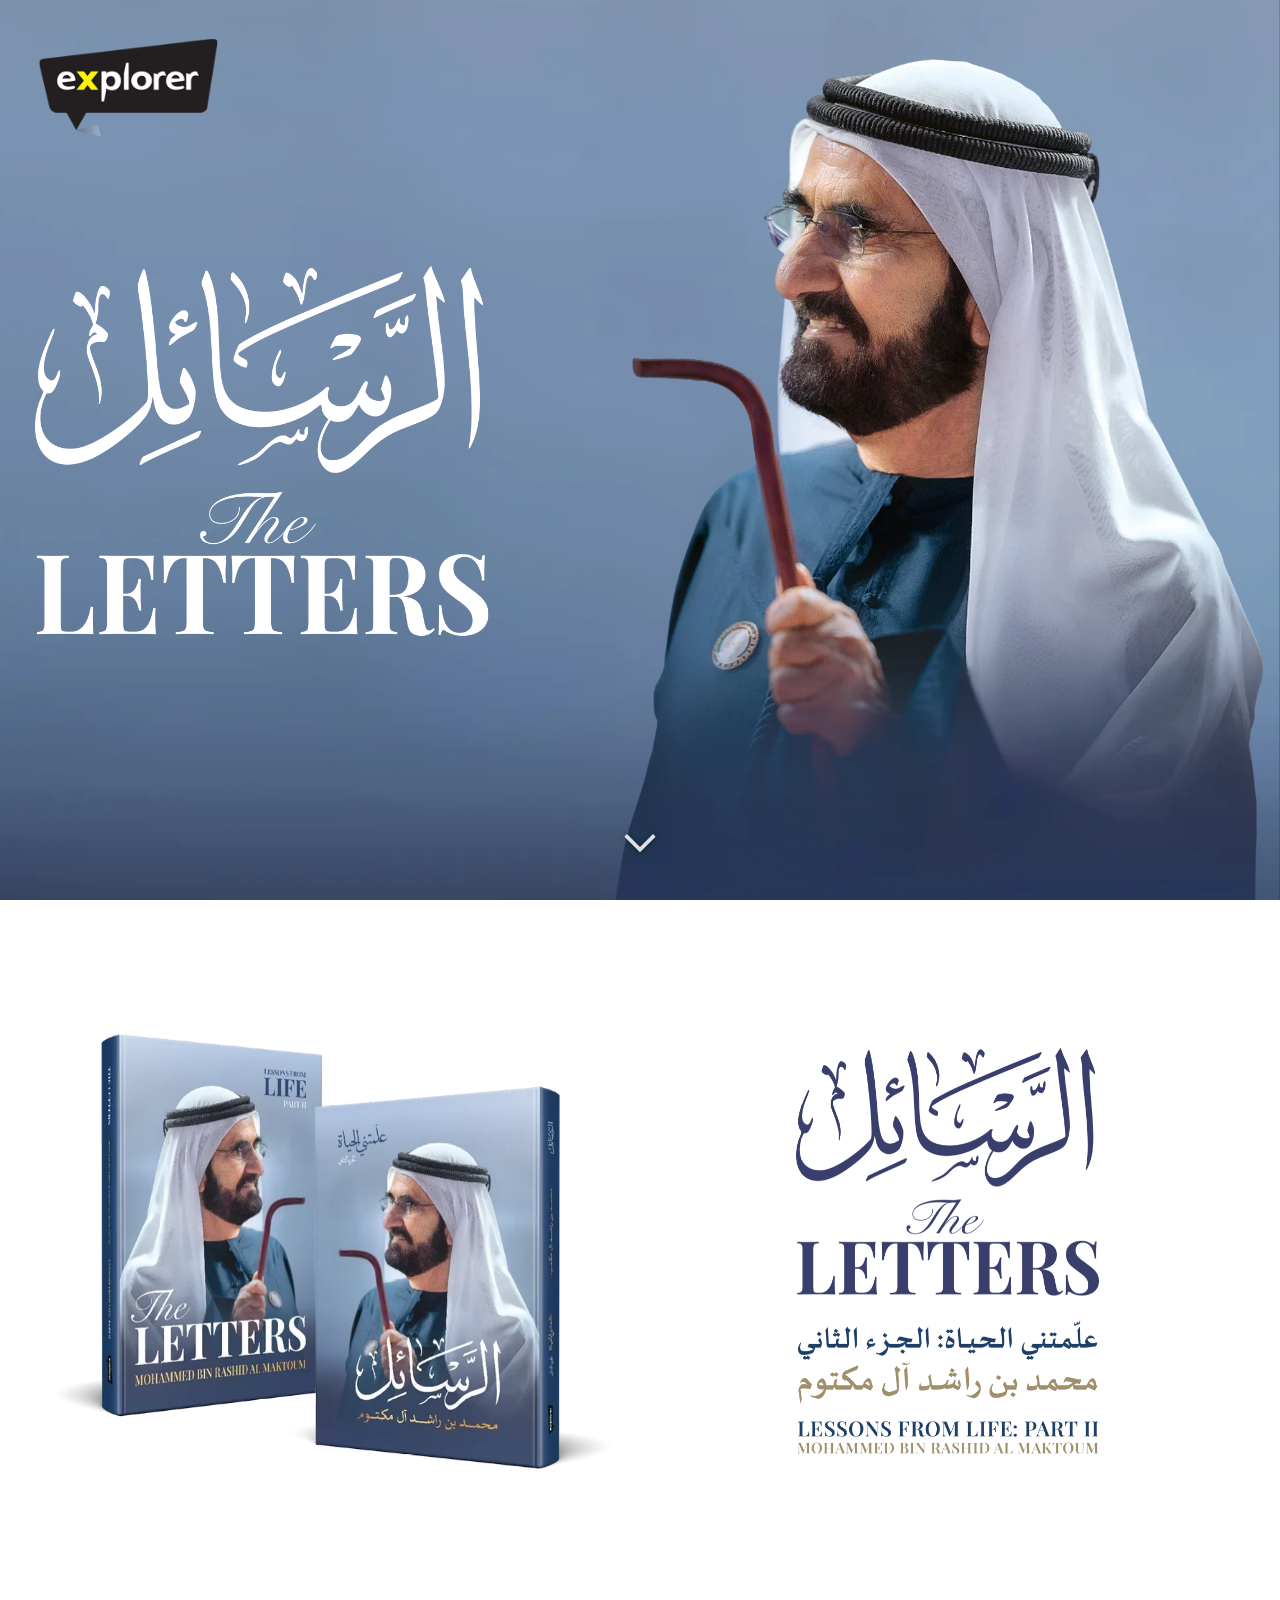
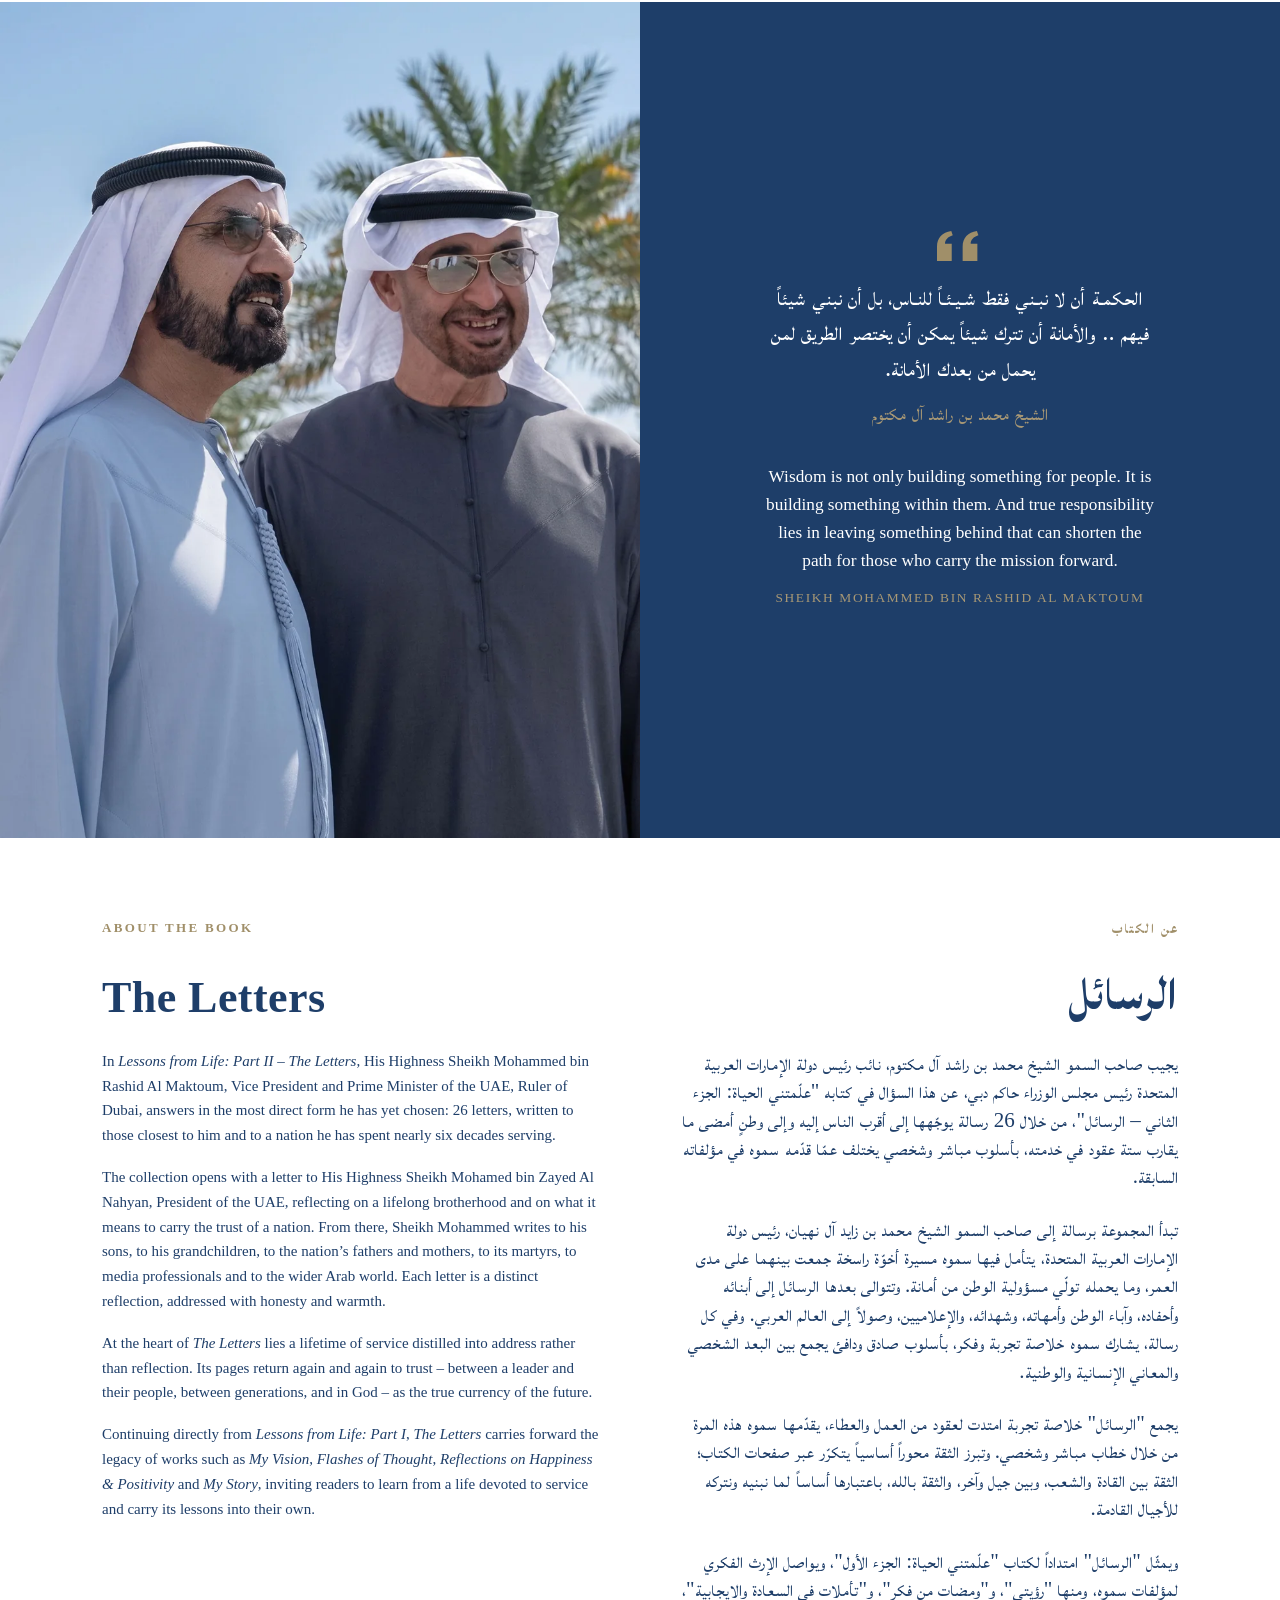
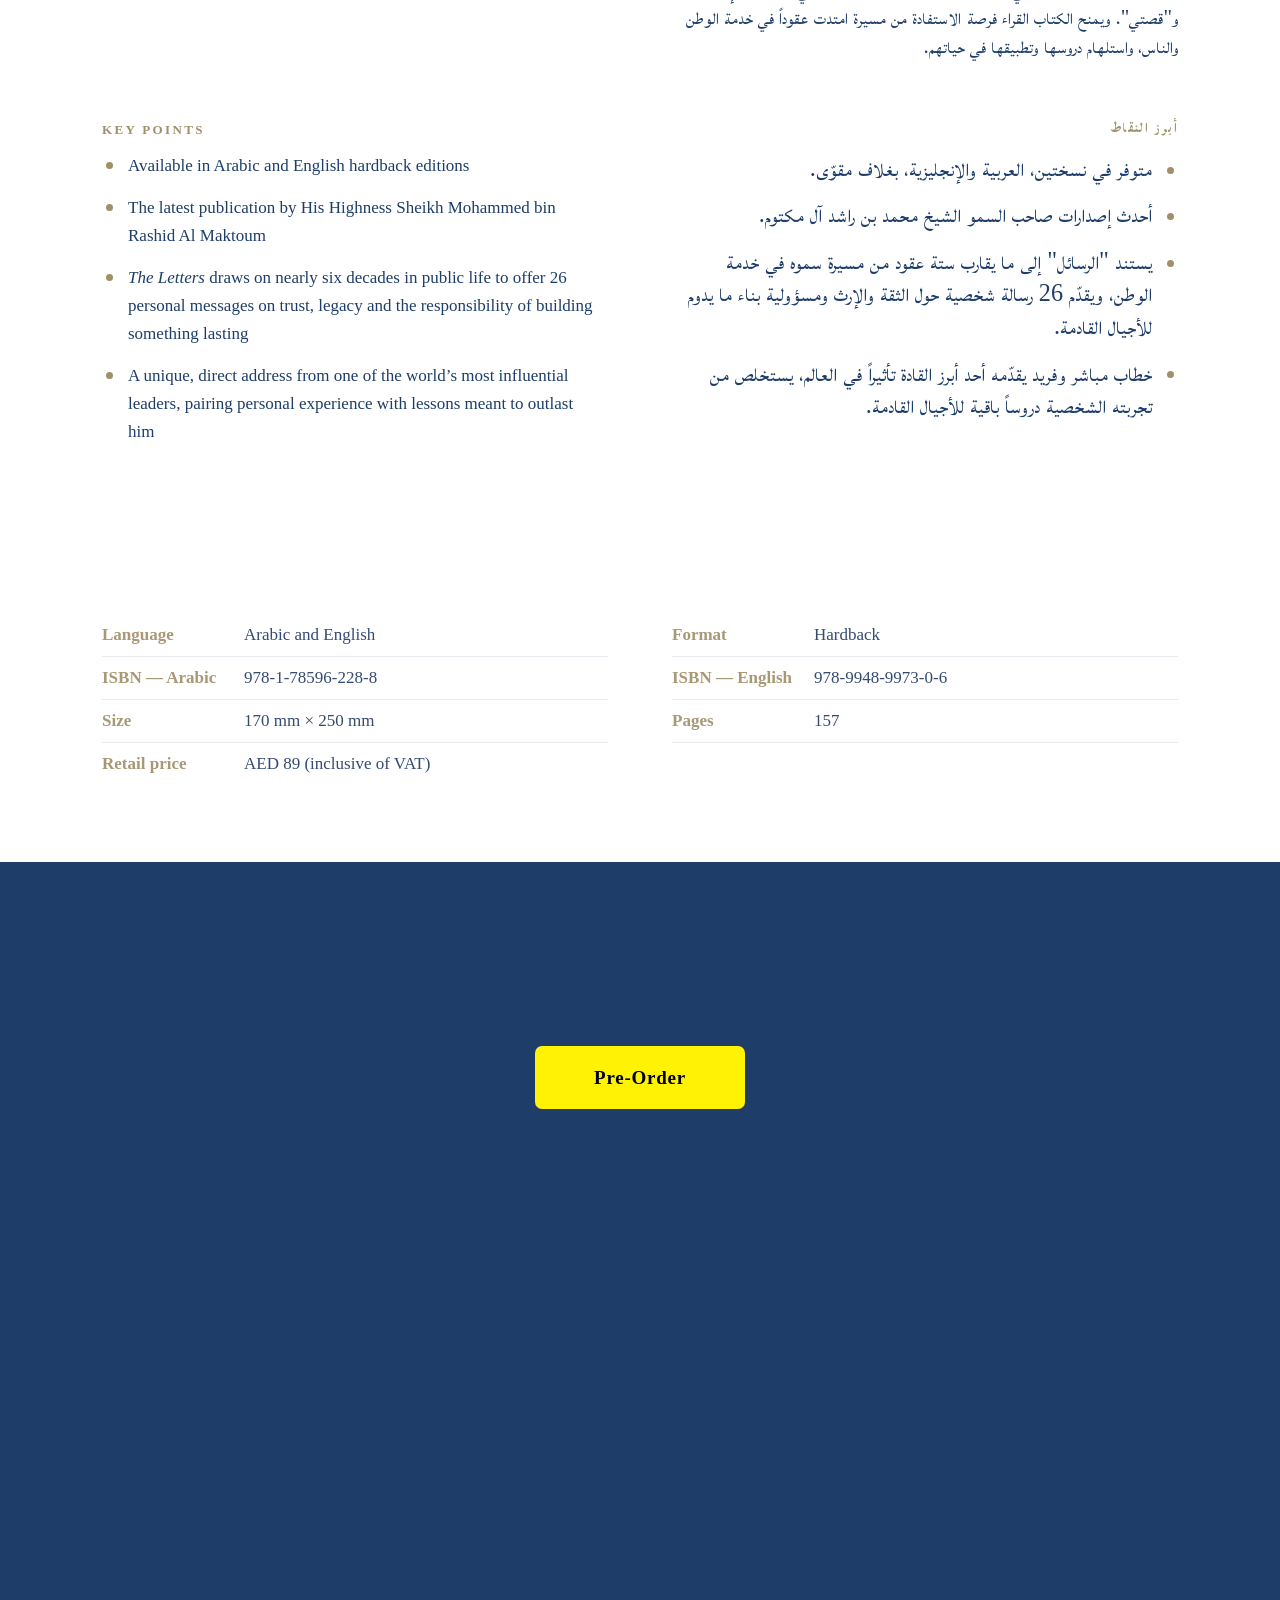
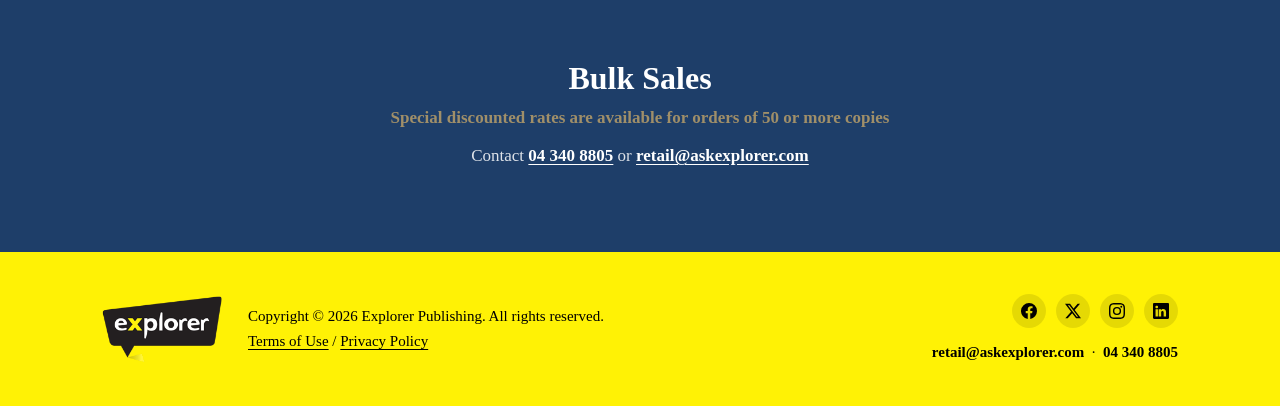
<file: index.html>
<!DOCTYPE html>
<html lang="en" dir="ltr">
<head>
<meta charset="utf-8" />
<meta name="viewport" content="width=device-width, initial-scale=1" />
<meta name="author" content="Explorer Publishing" />

<title>علّمتني الحياة: الجزء الثاني – الرسائل | Lessons from Life: Part II – The Letters</title>
<meta name="description" content="26 letters on trust, legacy and what we leave behind — the latest book by HH Sheikh Mohammed bin Rashid Al Maktoum. Pre-order the Arabic or English hardback from Explorer Publishing." />
<meta name="keywords" content="علّمتني الحياة الجزء الثاني, الرسائل, Lessons from Life Part II, The Letters, HH Sheikh Mohammed bin Rashid Al Maktoum, Explorer Publishing, UAE books, Arabic books, English edition, Dubai leadership books, 978-1-78596-228-8, 978-9948-9973-0-6" />
<link rel="canonical" href="https://askexplorer.com/the-letters/" />

<!-- Social sharing -->
<meta property="og:type" content="book" />
<meta property="og:site_name" content="Explorer Publishing" />
<meta property="og:locale" content="en_AE" />
<meta property="og:locale:alternate" content="ar_AE" />
<meta property="og:title" content="Lessons from Life: Part II – The Letters" />
<meta property="og:description" content="26 letters on trust, legacy and what we leave behind — the latest book by HH Sheikh Mohammed bin Rashid Al Maktoum. Arabic and English hardback editions, pre-order now." />
<meta property="og:image" content="https://askexplorer.com/the-letters/images/part2/share.jpg" />
<meta property="og:image:width" content="1200" />
<meta property="og:image:height" content="630" />
<meta property="og:image:type" content="image/jpeg" />
<meta property="og:image:alt" content="Lessons from Life: Part II – The Letters, by HH Sheikh Mohammed bin Rashid Al Maktoum" />
<meta property="og:url" content="https://askexplorer.com/the-letters/" />
<meta name="twitter:card" content="summary_large_image" />
<meta name="twitter:site" content="@askexplorer" />
<meta name="twitter:title" content="Lessons from Life: Part II – The Letters" />
<meta name="twitter:description" content="26 letters on trust, legacy and what we leave behind. Arabic and English hardback editions, pre-order now." />
<meta name="twitter:image" content="https://askexplorer.com/the-letters/images/part2/share.jpg" />

<!-- ?v=2 because the icon was replaced in place; browsers cache favicons
     hard and would otherwise keep serving the old one indefinitely. -->
<link rel="icon" href="images/favicon.svg?v=3" type="image/svg+xml" />
<link rel="icon" href="images/favicon.ico?v=3" sizes="16x16 32x32 48x48" />
<link rel="apple-touch-icon" href="images/apple-touch-icon.png?v=3" />
<meta name="theme-color" content="#1E3E69" />

<link rel="preload" href="fonts/lateef-arabic-400.woff2" as="font" type="font/woff2" crossorigin />
<!-- Hero art is the LCP. The sky is a CSS background, so without this the
     browser cannot start it until the stylesheet has parsed. -->
<link rel="preload" href="images/part2/sky.webp" as="image" type="image/webp" />
<link rel="preload" href="images/part2/figure.webp?v=3" as="image" type="image/webp" fetchpriority="high" />
<link rel="stylesheet" href="css/site.css" />

<script type="application/ld+json">
{
  "@context": "https://schema.org",
  "@type": "Book",
  "name": "علّمتني الحياة: الجزء الثاني – الرسائل",
  "alternateName": "Lessons from Life: Part II – The Letters",
  "author": { "@type": "Person", "name": "HH Sheikh Mohammed bin Rashid Al Maktoum" },
  "isPartOf": { "@type": "BookSeries", "name": "Lessons from Life" },
  "position": 2,
  "publisher": { "@type": "Organization", "name": "Explorer Publishing", "url": "https://askexplorer.com/" },
  "image": "https://askexplorer.com/the-letters/images/part2/share.jpg",
  "url": "https://askexplorer.com/the-letters/",
  "description": "26 letters written by HH Sheikh Mohammed bin Rashid Al Maktoum to those closest to him and to the nation he has spent nearly six decades serving — on trust, legacy and the responsibility of building something lasting. Available in Arabic and English hardback editions.",
  "workExample": [
    {
      "@type": "Book",
      "bookEdition": "Arabic",
      "inLanguage": "ar",
      "isbn": "978-1-78596-228-8",
      "bookFormat": "https://schema.org/Hardcover",
      "numberOfPages": 157,
      "offers": {
        "@type": "Offer",
        "url": "https://shop.askexplorer.com/lessons-from-life-part-two-the-letters-ar-by-his-highness-sheikh-mohammed-bin-rashid-al-maktoum.html",
        "price": "89.00",
        "priceCurrency": "AED",
        "availability": "https://schema.org/PreOrder",
        "seller": { "@type": "Organization", "name": "Explorer Publishing" }
      }
    },
    {
      "@type": "Book",
      "bookEdition": "English",
      "inLanguage": "en",
      "isbn": "978-9948-9973-0-6",
      "bookFormat": "https://schema.org/Hardcover",
      "offers": {
        "@type": "Offer",
        "url": "https://shop.askexplorer.com/lessons-from-life-part-two-the-letters-ar-by-his-highness-sheikh-mohammed-bin-rashid-al-maktoum.html",
        "price": "89.00",
        "priceCurrency": "AED",
        "availability": "https://schema.org/PreOrder",
        "seller": { "@type": "Organization", "name": "Explorer Publishing" }
      }
    }
  ]
}
</script>

<!-- GA4. Replaced the UA property, which stopped collecting in July 2023. -->
<script async src="https://www.googletagmanager.com/gtag/js?id=G-B849YPRY3N"></script>
<script>
  window.dataLayer = window.dataLayer || [];
  function gtag(){dataLayer.push(arguments);}
  gtag('js', new Date());
  gtag('config', 'G-B849YPRY3N');
</script>
</head>

<body>
<a class="skip-link" href="#main">Skip to content</a>

<div class="site-logo">
  <a href="https://www.askexplorer.com/" target="_blank" rel="noopener">
    <img src="images/logo.png" width="209" height="115" alt="Explorer Publishing" />
  </a>
</div>

<!-- ============ HERO ============ -->
<!-- Pure-image hero. Nothing renders over the art; the <h1> is visually
     hidden so search engines and screen readers still get the title.

     The title and figure are trimmed to their exact alpha bounding boxes, so
     they can be positioned independently. On wide screens they sit inside a
     stage that reproduces the designer's original 2000x1306 composition
     exactly. On portrait screens the stage becomes a column: title on top,
     figure anchored to the bottom, sky cropping freely behind. -->
<header class="hero" id="top">

  <div class="hero__layers" aria-hidden="true">

    <div class="hero__sky" data-depth="0.18"></div>

    <div class="hero__stage">
      <picture class="hero__art hero__art--title">
        <source srcset="images/part2/title.webp?v=3" type="image/webp" />
        <img src="images/part2/title.png?v=3" alt="" width="811" height="665"
             decoding="async" fetchpriority="high" />
      </picture>

      <picture class="hero__art hero__art--figure">
        <source srcset="images/part2/figure.webp?v=3" type="image/webp" />
        <img src="images/part2/figure.png?v=3" alt="" width="940" height="1221"
             decoding="async" fetchpriority="high" />
      </picture>
    </div>

  </div>

  <h1 class="visually-hidden">
    <span lang="ar" dir="rtl">علّمتني الحياة: الجزء الثاني – الرسائل</span>
    — Lessons from Life: Part II – The Letters, by HH Sheikh Mohammed bin Rashid Al Maktoum
  </h1>

  <a class="scroll-cue" href="#main" aria-label="Scroll to content">
    <svg viewBox="0 0 24 24" aria-hidden="true" focusable="false"><path fill="currentColor" d="M12 16.5 3.5 8l1.4-1.4L12 13.7l7.1-7.1L20.5 8z"/></svg>
  </a>
</header>

<main id="main">

  <!-- ============ THE BOOK ============ -->
  <!-- Two columns on a white ground: books left, title lockup right. Split
       from the single supplied plate at its natural gutter, so each half can
       be placed independently and stack on narrow screens. -->
  <section class="book-split" aria-label="The book">

    <div class="book-split__col book-split__col--books" data-drift="-26">
      <picture>
        <source srcset="images/part2/cover-books.webp?v=3" type="image/webp" />
        <img src="images/part2/cover-books.png?v=3"
             alt="The Letters shown in both editions: the English hardback and the Arabic hardback, علّمتني الحياة: الجزء الثاني – الرسائل"
             width="783" height="605"
             loading="lazy" decoding="async" />
      </picture>
    </div>

    <div class="book-split__col book-split__col--title" data-drift="14">
      <picture>
        <source srcset="images/part2/cover-title.webp?v=3" type="image/webp" />
        <img src="images/part2/cover-title.png?v=3"
             alt="Lessons from Life: Part II – The Letters, by Mohammed bin Rashid Al Maktoum"
             width="578" height="767" loading="lazy" decoding="async" />
      </picture>
    </div>

  </section>

  <!-- ============ QUOTE ============ -->
  <!-- Two columns: photograph left, quote panel right, as per the layout.
       Stacks to photo-over-text on narrow screens. -->
  <section class="quote-split" aria-label="Quote">

    <div class="quote-split__media">
      <picture>
        <source srcset="images/part2/quote-photo.webp" type="image/webp" />
        <img src="images/part2/quote-photo.jpg" alt="" width="1000" height="1306"
             loading="lazy" decoding="async" />
      </picture>
    </div>

    <div class="quote-split__panel">
      <blockquote class="quote-split__inner">
        <p class="quote-mark" aria-hidden="true">
          <svg viewBox="0 0 40 26" width="46" height="30" focusable="false"><path fill="currentColor" d="M0 26V13.7C0 6.1 4.6 1 12.4 0l1.3 3.6C9.4 5 7 7.6 7 11h5.8v15H0Zm22.3 0V13.7C22.3 6.1 26.9 1 34.7 0L36 3.6C31.7 5 29.3 7.6 29.3 11h5.8v15H22.3Z"/></svg>
        </p>

        <p class="quote-ar" lang="ar" dir="rtl">الحكمـة أن لا نبـني فقط شـيـئـاً للنـاس،  بل أن نبني شيئاً <span style="white-space:nowrap">فيهم&nbsp;..</span> والأمانة أن تترك شيئاً يمكن أن يختصر الطريق لمن يحمل من بعدك الأمانة.</p>
        <cite class="quote-cite quote-cite--ar" lang="ar" dir="rtl">الشيخ محمد بن راشد آل مكتوم</cite>

        <p class="quote-en">Wisdom is not only building something for people. It is building something within them. And true responsibility lies in leaving something behind that can shorten the path for those who carry the mission forward.</p>
        <cite class="quote-cite">Sheikh Mohammed bin Rashid Al Maktoum</cite>
      </blockquote>
    </div>

  </section>

  <!-- ============ ABOUT THE BOOK ============ -->
  <section class="section" id="about">
    <div class="shell">
      <div class="bilingual">

        <div class="col-en">
          <p class="eyebrow">About the book</p>
          <h2 class="section-title">The Letters</h2>
          <div style="margin-top:24px">
              <p>In <i>Lessons from Life: Part II &ndash; The Letters</i>, His Highness Sheikh Mohammed bin Rashid Al Maktoum, Vice President and Prime Minister of the UAE, Ruler of Dubai, answers in the most direct form he has yet chosen: 26 letters, written to those closest to him and to a nation he has spent nearly six decades serving.</p>
              <p>The collection opens with a letter to His Highness Sheikh Mohamed bin Zayed Al Nahyan, President of the UAE, reflecting on a lifelong brotherhood and on what it means to carry the trust of a nation. From there, Sheikh Mohammed writes to his sons, to his grandchildren, to the nation&rsquo;s fathers and mothers, to its martyrs, to media professionals and to the wider Arab world. Each letter is a distinct reflection, addressed with honesty and warmth.</p>
              <p>At the heart of <i>The Letters</i> lies a lifetime of service distilled into address rather than reflection. Its pages return again and again to trust &ndash; between a leader and their people, between generations, and in God &ndash; as the true currency of the future.</p>
              <p>Continuing directly from <i>Lessons from Life: Part I</i>, <i>The Letters</i> carries forward the legacy of works such as <i>My Vision</i>, <i>Flashes of Thought</i>, <i>Reflections on Happiness &amp; Positivity</i> and <i>My Story</i>, inviting readers to learn from a life devoted to service and carry its lessons into their own.</p>
          </div>
          <h3 class="eyebrow" style="margin-top:32px">Key points</h3>
          <ul class="points">
                <li>Available in Arabic and English hardback editions</li>
                <li>The latest publication by His Highness Sheikh Mohammed bin Rashid Al Maktoum</li>
                <li><i>The Letters</i> draws on nearly six decades in public life to offer 26 personal messages on trust, legacy and the responsibility of building something lasting</li>
                <li>A unique, direct address from one of the world&rsquo;s most influential leaders, pairing personal experience with lessons meant to outlast him</li>
          </ul>
        </div>

        <div class="col-ar" lang="ar" dir="rtl">
          <p class="eyebrow">عن الكتاب</p>
          <h2 class="section-title">الرسائل</h2>
          <div style="margin-top:24px">
              <p>يجيب صاحب السمو الشيخ محمد بن راشد آل مكتوم، نائب رئيس دولة الإمارات العربية المتحدة رئيس مجلس الوزراء حاكم دبي، عن هذا السؤال في كتابه "علّمتني الحياة: الجزء الثاني – الرسائل"، من خلال 26 رسالة يوجّهها إلى أقرب الناس إليه وإلى وطنٍ أمضى ما يقارب ستة عقود في خدمته، بأسلوب مباشر وشخصي يختلف عمّا قدّمه سموه في مؤلفاته السابقة.</p>
              <p>تبدأ المجموعة برسالة إلى صاحب السمو الشيخ محمد بن زايد آل نهيان، رئيس دولة الإمارات العربية المتحدة، يتأمل فيها سموه مسيرة أخوّة راسخة جمعت بينهما على مدى العمر، وما يحمله تولّي مسؤولية الوطن من أمانة. وتتوالى بعدها الرسائل إلى أبنائه وأحفاده، وآباء الوطن وأمهاته، وشهدائه، والإعلاميين، وصولاً إلى العالم العربي. وفي كل رسالة، يشارك سموه خلاصة تجربة وفكر، بأسلوب صادق ودافئ يجمع بين البعد الشخصي والمعاني الإنسانية والوطنية.</p>
              <p>يجمع "الرسائل" خلاصة تجربة امتدت لعقود من العمل والعطاء، يقدّمها سموه هذه المرة من خلال خطاب مباشر وشخصي. وتبرز الثقة محوراً أساسياً يتكرّر عبر صفحات الكتاب؛ الثقة بين القادة والشعب، وبين جيل وآخر، والثقة بالله، باعتبارها أساساً لما نبنيه ونتركه للأجيال القادمة.</p>
              <p>ويمثّل "الرسائل" امتداداً لكتاب "علّمتني الحياة: الجزء الأول"، ويواصل الإرث الفكري لمؤلفات سموه، ومنها "رؤيتي"، و"ومضات من فكر"، و"تأملات في السعادة والإيجابية"، و"قصتي". ويمنح الكتاب القراء فرصة الاستفادة من مسيرة امتدت عقوداً في خدمة الوطن والناس، واستلهام دروسها وتطبيقها في حياتهم.</p>
          </div>
          <h3 class="eyebrow" style="margin-top:32px">أبرز النقاط</h3>
          <ul class="points">
                <li>متوفر في نسختين، العربية والإنجليزية، بغلاف مقوّى.</li>
                <li>أحدث إصدارات صاحب السمو الشيخ محمد بن راشد آل مكتوم.</li>
                <li>يستند "الرسائل" إلى ما يقارب ستة عقود من مسيرة سموه في خدمة الوطن، ويقدّم 26 رسالة شخصية حول الثقة والإرث ومسؤولية بناء ما يدوم للأجيال القادمة.</li>
                <li>خطاب مباشر وفريد يقدّمه أحد أبرز القادة تأثيراً في العالم، يستخلص من تجربته الشخصية دروساً باقية للأجيال القادمة.</li>
          </ul>
        </div>

      </div>
    </div>
  </section>

  <!-- ============ SPECS ============ -->
  <section class="section" id="details">
    <div class="shell">
      <h2 class="visually-hidden">Book details</h2>
      <dl class="specs specs--wide">
        <div><dt>Language</dt><dd>Arabic and English</dd></div>
        <div><dt>Format</dt><dd>Hardback</dd></div>
        <div><dt>ISBN &mdash; Arabic</dt><dd>978-1-78596-228-8</dd></div>
        <div><dt>ISBN &mdash; English</dt><dd>978-9948-9973-0-6</dd></div>
        <div><dt>Size</dt><dd>170&nbsp;mm &times; 250&nbsp;mm</dd></div>
        <div><dt>Pages</dt><dd>157</dd></div>
        <div><dt>Retail price</dt><dd>AED&nbsp;89 (inclusive of VAT)</dd></div>
      </dl>
    </div>
  </section>

  <!-- ============ CTA ============ -->
  <section class="section cta-band band--dark" id="order"
           data-bg="images/part2/preorder-bg">
    <div class="shell">
      <h2 class="visually-hidden">Pre-order The Letters</h2>
      <a class="button" href="https://shop.askexplorer.com/lessons-from-life-part-two-the-letters-ar-by-his-highness-sheikh-mohammed-bin-rashid-al-maktoum.html" target="_blank" rel="noopener"
         data-track="preorder">Pre-Order</a>
    </div>
  </section>

  <!-- ============ BULK SALES ============ -->
  <section class="section band--dark bulk-band" id="bulk"
           data-bg="images/part2/bulk-bg">
    <div class="shell bulk">
      <h2>Bulk Sales</h2>
      <p>Special discounted rates are available for orders of 50 or more copies</p>
      <p class="bulk__contact">
        Contact <a href="tel:+97143408805">04&nbsp;340&nbsp;8805</a>
        or <a href="mailto:retail@askexplorer.com">retail@askexplorer.com</a>
      </p>
    </div>
  </section>

</main>

<!-- ============ FOOTER ============ -->
<footer class="site-footer">
  <div class="shell footer-grid">

    <div class="footer-logo">
      <a href="https://www.askexplorer.com/" target="_blank" rel="noopener">
        <img src="images/logo.png" width="209" height="115" alt="Explorer Publishing" />
      </a>
    </div>

    <div>
      <p style="margin:0">Copyright &copy; 2026 Explorer Publishing. All rights reserved.</p>
      <p class="footer-links" style="margin:0">
        <a href="https://askexplorer.com/shop/terms-and-conditions">Terms of Use</a> /
        <a href="https://askexplorer.com/shop/privacy-policy">Privacy Policy</a>
      </p>
    </div>

    <div class="footer-contact">
      <div class="social">
        <a href="https://www.facebook.com/askexplorer" aria-label="Explorer on Facebook" target="_blank" rel="noopener">
          <svg viewBox="0 0 16 16" aria-hidden="true"><path d="M16 8.05A8.02 8.02 0 0 0 8 0a8.02 8.02 0 0 0-1.25 15.94v-5.6H4.72V8.05h2.03V6.28c0-2.02 1.2-3.13 3.02-3.13.87 0 1.79.16 1.79.16v1.97h-1.01c-.99 0-1.3.62-1.3 1.26v1.51h2.22l-.36 2.29H9.25v5.6A8.02 8.02 0 0 0 16 8.05Z"/></svg>
        </a>
        <a href="https://x.com/askexplorer" aria-label="Explorer on X" target="_blank" rel="noopener">
          <svg viewBox="0 0 16 16" aria-hidden="true"><path d="M12.6.75h2.454l-5.36 6.142L16 15.25h-4.937l-3.867-5.07-4.425 5.07H.316l5.733-6.57L0 .75h5.063l3.495 4.633L12.601.75Zm-.86 13.028h1.36L4.323 2.145H2.865z"/></svg>
        </a>
        <a href="https://www.instagram.com/askexplorer/" aria-label="Explorer on Instagram" target="_blank" rel="noopener">
          <svg viewBox="0 0 16 16" aria-hidden="true"><path d="M8 1.44c2.14 0 2.39.01 3.23.05.78.03 1.2.16 1.49.27.37.15.64.32.92.6.28.28.45.55.6.92.11.29.24.71.27 1.49.04.84.05 1.09.05 3.23s-.01 2.39-.05 3.23c-.03.78-.16 1.2-.27 1.49-.15.37-.32.64-.6.92-.28.28-.55.45-.92.6-.29.11-.71.24-1.49.27-.84.04-1.09.05-3.23.05s-2.39-.01-3.23-.05c-.78-.03-1.2-.16-1.49-.27a2.5 2.5 0 0 1-.92-.6 2.5 2.5 0 0 1-.6-.92c-.11-.29-.24-.71-.27-1.49C1.45 10.39 1.44 10.14 1.44 8s.01-2.39.05-3.23c.03-.78.16-1.2.27-1.49.15-.37.32-.64.6-.92.28-.28.55-.45.92-.6.29-.11.71-.24 1.49-.27C5.61 1.45 5.86 1.44 8 1.44ZM8 0C5.83 0 5.55.01 4.7.05c-.85.04-1.43.17-1.94.37-.53.2-.98.48-1.42.93-.45.44-.72.89-.93 1.42-.2.51-.33 1.09-.37 1.94C.01 5.55 0 5.83 0 8s.01 2.45.05 3.3c.04.85.17 1.43.37 1.94.2.53.48.98.93 1.42.44.45.89.72 1.42.93.51.2 1.09.33 1.94.37.85.04 1.13.05 3.3.05s2.45-.01 3.3-.05c.85-.04 1.43-.17 1.94-.37.53-.2.98-.48 1.42-.93.45-.44.72-.89.93-1.42.2-.51.33-1.09.37-1.94.04-.85.05-1.13.05-3.3s-.01-2.45-.05-3.3c-.04-.85-.17-1.43-.37-1.94a3.9 3.9 0 0 0-.93-1.42A3.9 3.9 0 0 0 13.24.42c-.51-.2-1.09-.33-1.94-.37C10.45.01 10.17 0 8 0Zm0 3.89a4.11 4.11 0 1 0 0 8.22 4.11 4.11 0 0 0 0-8.22Zm0 6.78a2.67 2.67 0 1 1 0-5.34 2.67 2.67 0 0 1 0 5.34Zm5.24-6.94a.96.96 0 1 1-1.92 0 .96.96 0 0 1 1.92 0Z"/></svg>
        </a>
        <a href="https://www.linkedin.com/company/explorer-publishing" aria-label="Explorer on LinkedIn" target="_blank" rel="noopener">
          <svg viewBox="0 0 16 16" aria-hidden="true"><path d="M0 1.15C0 .52.53 0 1.18 0h13.64C15.47 0 16 .52 16 1.15v13.7c0 .63-.53 1.15-1.18 1.15H1.18C.53 16 0 15.48 0 14.85V1.15ZM4.94 13.4V6.17H2.54v7.23h2.4Zm-1.2-8.22c.84 0 1.36-.55 1.36-1.24-.02-.7-.52-1.24-1.34-1.24-.82 0-1.36.54-1.36 1.24 0 .69.52 1.24 1.32 1.24h.02Zm4.42 8.22V9.37c0-.22.02-.43.08-.59.17-.43.56-.88 1.21-.88.86 0 1.2.65 1.2 1.6v3.9h2.4V9.22c0-2.22-1.18-3.25-2.76-3.25-1.29 0-1.86.71-2.18 1.2v.03h-.02l.02-.03V6.17h-2.4c.03.68 0 7.23 0 7.23h2.4Z"/></svg>
        </a>
      </div>
      <p style="margin:0">
        <a href="mailto:retail@askexplorer.com">retail@askexplorer.com</a>
        &nbsp;&middot;&nbsp;
        <a href="tel:+97143408805">04 340 8805</a>
      </p>
    </div>

  </div>
</footer>

<button class="to-top" type="button" aria-label="Back to top">
  <svg viewBox="0 0 24 24" aria-hidden="true"><path d="M12 7.5 20.5 16l-1.4 1.4L12 10.3l-7.1 7.1L3.5 16z"/></svg>
</button>

<script>
(function () {
  // Back-to-top
  var btn = document.querySelector('.to-top');
  var onScroll = function () {
    btn.classList.toggle('is-visible', window.scrollY > 600);
  };
  window.addEventListener('scroll', onScroll, { passive: true });
  onScroll();
  btn.addEventListener('click', function () {
    var reduce = window.matchMedia('(prefers-reduced-motion: reduce)').matches;
    window.scrollTo({ top: 0, behavior: reduce ? 'auto' : 'smooth' });
  });

  // Hero parallax — layers drift at different rates. Desktop + motion-safe
  // only; on touch and reduced-motion the layers stay put.
  var layers = [].slice.call(document.querySelectorAll('.hero__sky[data-depth]'));
  var motionOK = !window.matchMedia('(prefers-reduced-motion: reduce)').matches;
  var finePointer = window.matchMedia('(min-width: 900px) and (pointer: fine)').matches;
  if (layers.length && motionOK && finePointer) {
    var ticking = false;
    var place = function () {
      var y = window.scrollY;
      if (y < window.innerHeight * 1.2) {
        layers.forEach(function (el) {
          var d = parseFloat(el.getAttribute('data-depth')) || 0;
          el.style.transform = 'translate3d(0,' + (y * d).toFixed(2) + 'px,0)';
        });
      }
      ticking = false;
    };
    window.addEventListener('scroll', function () {
      if (!ticking) { ticking = true; window.requestAnimationFrame(place); }
    }, { passive: true });
    place();
  }

  // Image bands: reveal only once the artwork actually loads. Tries .webp
  // first, then .jpg, so it works whether or not the WebP pass has run.
  // Image bands: reveal only once the artwork actually loads, and only start
  // fetching when the band is near the viewport. These are decorative
  // backgrounds well below the fold - loading them eagerly put 146 KB on the
  // critical path for pixels nobody had scrolled to yet.
  // Band artwork is fetched here rather than declared in CSS, so it needs its
  // own cache marker: these files get replaced in place, and without this a
  // browser holding the previous version never re-fetches. Bump on any change.
  var BG_VERSION = '3';
  var bands = [].slice.call(document.querySelectorAll('[data-bg]'));
  var loadBand = function (el) {
    var base = el.getAttribute('data-bg');
    var tryLoad = function (exts) {
      // Out of formats. A decorative band stays collapsed; a band carrying
      // real content keeps its solid colour and its content.
      if (!exts.length) return;
      var ext = exts[0], img = new Image();
      var href = base + ext + '?v=' + BG_VERSION;
      img.onload = function () {
        el.style.backgroundImage = 'url("' + href + '")';
        el.hidden = false;
      };
      img.onerror = function () { tryLoad(exts.slice(1)); };
      img.src = href;
    };
    tryLoad(['.webp', '.jpg']);
  };

  // A band that starts hidden has no box, so IntersectionObserver would never
  // fire for it and it could never un-hide. Those are probed straight away -
  // the probe is what decides whether they appear at all. Bands that are
  // already visible carry their own content and only need the artwork by the
  // time you reach them, so those are deferred.
  if ('IntersectionObserver' in window) {
    var io = new IntersectionObserver(function (entries) {
      entries.forEach(function (entry) {
        if (!entry.isIntersecting) return;
        io.unobserve(entry.target);
        loadBand(entry.target);
      });
    }, { rootMargin: '600px 0px' });   // start a screen early, so it is ready
    bands.forEach(function (el) {
      if (el.hidden) { loadBand(el); } else { io.observe(el); }
    });
  } else {
    bands.forEach(loadBand);
  }

  // Pre-order conversion event (fires once GA4 is live)
  document.querySelectorAll('[data-track]').forEach(function (el) {
    el.addEventListener('click', function () {
      if (typeof window.gtag === 'function') {
        window.gtag('event', 'preorder_click', {
          book: 'Lessons from Life Part II - The Letters',
          edition: el.getAttribute('data-track'),
          value: 89, currency: 'AED'
        });
      }
    });
  });
})();
</script>

</body>
</html>
</file>
<file: css/site.css>
/* ==========================================================================
   Lessons from Life: Part II — The Letters
   Explorer Publishing · single-page site stylesheet
   Replaces the Canvas theme bundle (bootstrap/style/dark/font-icons/
   animate/responsive/swiper + jquery/plugins/functions ≈ 1.4 MB).
   ========================================================================== */

/* ---------- Lateef, self-hosted ----------------------------------------
   Served from this origin instead of fonts.googleapis.com. The Google link was
   a render-blocking stylesheet on a third-party origin, costing a DNS lookup,
   a TLS handshake and a round trip before any Arabic could paint. Only the
   Arabic subset is shipped - the English column is Georgia, so Google's latin
   and latin-ext faces were dead weight (6 files down to 2).
   ---------------------------------------------------------------------- */
@font-face {
  font-family: 'Lateef';
  font-style: normal;
  font-weight: 400;
  font-display: swap;
  src: url('../fonts/lateef-arabic-400.woff2') format('woff2');
  unicode-range: U+0600-06FF, U+0750-077F, U+0870-088E, U+0890-0891, U+0897-08E1, U+08E3-08FF, U+200C-200E, U+2010-2011, U+204F, U+2E41, U+FB50-FDFF, U+FE70-FE74, U+FE76-FEFC, U+102E0-102FB, U+10E60-10E7E, U+10EC2-10EC4, U+10EFC-10EFF, U+1EE00-1EE03, U+1EE05-1EE1F, U+1EE21-1EE22, U+1EE24, U+1EE27, U+1EE29-1EE32, U+1EE34-1EE37, U+1EE39, U+1EE3B, U+1EE42, U+1EE47, U+1EE49, U+1EE4B, U+1EE4D-1EE4F, U+1EE51-1EE52, U+1EE54, U+1EE57, U+1EE59, U+1EE5B, U+1EE5D, U+1EE5F, U+1EE61-1EE62, U+1EE64, U+1EE67-1EE6A, U+1EE6C-1EE72, U+1EE74-1EE77, U+1EE79-1EE7C, U+1EE7E, U+1EE80-1EE89, U+1EE8B-1EE9B, U+1EEA1-1EEA3, U+1EEA5-1EEA9, U+1EEAB-1EEBB, U+1EEF0-1EEF1;
}
@font-face {
  font-family: 'Lateef';
  font-style: normal;
  font-weight: 700;
  font-display: swap;
  src: url('../fonts/lateef-arabic-700.woff2') format('woff2');
  unicode-range: U+0600-06FF, U+0750-077F, U+0870-088E, U+0890-0891, U+0897-08E1, U+08E3-08FF, U+200C-200E, U+2010-2011, U+204F, U+2E41, U+FB50-FDFF, U+FE70-FE74, U+FE76-FEFC, U+102E0-102FB, U+10E60-10E7E, U+10EC2-10EC4, U+10EFC-10EFF, U+1EE00-1EE03, U+1EE05-1EE1F, U+1EE21-1EE22, U+1EE24, U+1EE27, U+1EE29-1EE32, U+1EE34-1EE37, U+1EE39, U+1EE3B, U+1EE42, U+1EE47, U+1EE49, U+1EE4B, U+1EE4D-1EE4F, U+1EE51-1EE52, U+1EE54, U+1EE57, U+1EE59, U+1EE5B, U+1EE5D, U+1EE5F, U+1EE61-1EE62, U+1EE64, U+1EE67-1EE6A, U+1EE6C-1EE72, U+1EE74-1EE77, U+1EE79-1EE7C, U+1EE7E, U+1EE80-1EE89, U+1EE8B-1EE9B, U+1EEA1-1EEA3, U+1EEA5-1EEA9, U+1EEAB-1EEBB, U+1EEF0-1EEF1;
}

/* ---------- Design tokens (from the Part 2 EDM) ---------- */
:root {
  --navy:        #1E3E69;
  --navy-deep:   #16304F;
  --navy-soft:   #344A72;
  --gold:        #A08F69;
  --gold-light:  #A89875;
  --yellow:      #FFF205;
  --paper:       #FFFFFF;
  --grey:        #EDEDED;
  --rule:        rgba(160,143,105,.45);

  --serif:  Georgia, "Droid Serif", "Times New Roman", Times, serif;
  --arabic: "Lateef", "Sakkal Majalla", "Traditional Arabic", "Geeza Pro", Tahoma, serif;

  /* Shown behind the hero until the sky image loads. */
  --grad-hero: radial-gradient(120% 90% at 50% 0%, #2A5286 0%, #1E3E69 45%, #12283F 100%);

  --shell:  1180px;
  --gutter: clamp(20px, 5vw, 52px);
  /* Vertical rhythm between sections. Two adjacent sections each contribute
     this, so the space between their content is double the value. */
  --flow:   clamp(48px, 6vw, 84px);
}

/* ---------- Reset ---------- */
*, *::before, *::after { box-sizing: border-box; }
html { -webkit-text-size-adjust: 100%; scroll-behavior: smooth; }
body {
  margin: 0;
  background: var(--paper);
  color: var(--navy);
  font-family: var(--serif);
  font-size: 17px;
  line-height: 1.65;
  -webkit-font-smoothing: antialiased;
  overflow-x: hidden;
}
img, svg { display: block; max-width: 100%; height: auto; border: 0; }
/* Must outrank the display:grid/flex set on components, or [hidden] is a
   no-op and a collapsed section still occupies its full height. */
[hidden] { display: none !important; }
a { color: var(--gold); }
p { margin: 0 0 1.15em; }
h1, h2, h3 { margin: 0; font-weight: 700; line-height: 1.2; }

@media (prefers-reduced-motion: reduce) {
  html { scroll-behavior: auto; }
  *, *::before, *::after {
    animation-duration: .001ms !important;
    animation-iteration-count: 1 !important;
    transition-duration: .001ms !important;
  }
}

/* ---------- Helpers ---------- */
.shell { width: 100%; max-width: var(--shell); margin-inline: auto; padding-inline: var(--gutter); }
.visually-hidden {
  position: absolute !important; width: 1px; height: 1px;
  margin: -1px; padding: 0; overflow: hidden;
  clip: rect(0 0 0 0); clip-path: inset(50%); white-space: nowrap;
}
.skip-link {
  position: absolute; left: 12px; top: -60px; z-index: 200;
  background: var(--navy); color: #fff; padding: 12px 20px;
  border-radius: 6px; text-decoration: none; font-size: 15px;
  transition: top .18s ease;
}
.skip-link:focus { top: 12px; }
:focus-visible { outline: 3px solid var(--gold); outline-offset: 3px; }

/* Arabic type */
/* ---------- Arabic type ------------------------------------------------
   Lateef is a Naskh face and sets much smaller than Georgia at the same px.
   Every Arabic role is scaled here in one place rather than per element -
   doing it piecemeal previously left headings and list items at the English
   size, where they read visibly small next to the Latin column.
   --ar-scale drives the inherited cases; roles that set their own size are
   listed explicitly below so none can be missed again.
   ---------------------------------------------------------------------- */
:root { --ar-scale: 1.42; }

[lang="ar"] {
  font-family: var(--arabic);
  /* 1.85 was set when Arabic ran near the English size; it compounded with the
     1.35x larger type and left Arabic line boxes 59% taller than the English
     column. Lateef declares generous metrics - 145 units per 100px (95 ascent
     + 50 descent) - which is why its natural leading is 1.45. The ink is far
     smaller: 107 units worst case, measured on a string with stacked marks and
     descenders. So 1.35 overlaps the metric boxes but leaves the glyphs 28
     units of clearance, and brings the two columns into the same rhythm. */
  line-height: 1.35;
  font-size: calc(1em * var(--ar-scale));   /* catches bullets and loose text */
}

/* ---------- Site logo ---------- */
.site-logo { position: absolute; top: clamp(20px, 3vw, 40px); left: clamp(20px, 3vw, 40px); z-index: 20; }
.site-logo img { width: clamp(120px, 14vw, 180px); }

/* ---------- Shared section scaffolding ---------- */
.band { position: relative; background: var(--navy) center center / cover no-repeat; }
.band--figure {
  min-height: clamp(420px, 78vh, 820px);
  display: grid; place-items: center;
}
.band--dark { color: #fff; }
.band--dark h2 { color: #fff; }

.section { padding-block: var(--flow); }

.eyebrow {
  font-size: 13px; font-weight: 700; letter-spacing: .18em;
  text-transform: uppercase; color: var(--gold); margin: 0 0 14px;
}
.section-title { font-size: clamp(28px, 4vw, 44px); letter-spacing: .01em; }
.rule { border: 0; border-top: 2px dotted var(--gold); margin-block: clamp(36px, 6vw, 56px); }

/* ---------- Hero -----------------------------------------------------------
   The title and figure are trimmed to their exact alpha bounding boxes, which
   lets them be placed independently per breakpoint.

   Wide screens: a stage carrying the artwork's original 2000x1306 aspect is
   sized to cover the hero, and the two pieces sit at the exact percentage
   offsets they occupied in the designer's composition, so it is reproduced
   pixel-faithfully.

   Portrait screens: the stage becomes a column - title top, figure bottom -
   and the sky crops freely behind. The original lockup is a 1.53:1 landscape
   with the title hard left and the figure hard right; holding that on a phone
   either clips both or shrinks them to a third of the screen.
   -------------------------------------------------------------------------- */
.hero {
  position: relative;
  min-height: 100svh;
  overflow: hidden;
  background: var(--navy-deep);
  isolation: isolate;
}
.hero__layers { position: absolute; inset: 0; z-index: 0; }

/* --- sky: abstract, crops freely, and the only layer that drifts --- */
.hero__sky {
  position: absolute;
  inset: -12% 0;
  background-image: image-set(url("../images/part2/sky.webp") type("image/webp"),
                              url("../images/part2/sky.jpg")  type("image/jpeg"));
  /* Oversized rather than `cover` so there is vertical slack to crop with.
     At plain cover the image exactly fills the layer, background-position has
     no effect, and the white title lands on the palest band of the gradient.
     Anchoring to the bottom drops the lightest 18% out of frame. */
  background-size: auto 118%;
  background-position: center bottom;
  background-repeat: no-repeat;
  will-change: transform;
}

/* --- stage: covers the hero while holding the artwork's aspect --- */
/* Anchored to the TOP, not centred. The figure's head sits at the very top of
   its trimmed frame, so any upward overflow clips it - which is what happened
   on wide screens: at 2560x1080 the stage is 1672 tall against a 1080 viewport
   and centring pushed the head ~187px above the fold. Anchoring top keeps the
   head safe and lets the overflow fall off the bottom of the robe instead.
   min-width guarantees the stage is always at least as tall as the viewport. */
.hero__stage {
  position: absolute;
  left: 50%; top: 0;
  translate: -50% 0;
  width: 100%;
  min-width: calc(100svh * 2000 / 1306);
  aspect-ratio: 2000 / 1306;
}

.hero__art { position: absolute; display: block; }
.hero__art img { display: block; width: 100%; height: auto; }

/* The figure keeps the offsets it had in the designer's 2000x1306 frame -
   bbox (964,85)-(1904,1306) - since that artwork is unchanged.

   The title was re-cut as a stacked lockup: aspect 1.226 where it used to be
   2.106, so the old width would now have run it 50% down the stage. It is set
   narrower and vertically centred in the space left of the figure instead.
   Right edge lands at 39%, clear of the figure's 48.2%. */
.hero__art--title  { left:  6.000%; top: 29.400%; width: 33.000%; }
.hero__art--figure { left: 48.200%; top:  6.508%; width: 47.000%; }

.hero::before {
  content: "";
  position: absolute; inset: 0; z-index: -1;
  background: var(--grad-hero);
}

.scroll-cue {
  position: absolute; bottom: 34px; left: 50%; translate: -50% 0; z-index: 2;
  width: 44px; height: 44px; display: grid; place-items: center;
  color: #fff; text-decoration: none; opacity: .85;
  filter: drop-shadow(0 1px 3px rgba(0,0,0,.45));
  animation: cue 2.4s ease-in-out infinite;
}
.scroll-cue:hover { opacity: 1; }
@keyframes cue { 0%,100% { transform: translateY(0); } 50% { transform: translateY(9px); } }

/* --- Portrait / narrow: stack the pieces --------------------------------- */
@media (max-aspect-ratio: 13/10) {
  /* The sky is a vertical gradient, light at top (lum 167) to dark at bottom
     (lum 66). At `cover` on a tall screen the full gradient shows, dropping
     the white title onto the lightest band at 2.5:1 - under the 3:1 large-text
     floor. Oversizing to 175% and anchoring to the bottom crops the pale top
     away, putting the title over lum ~126 (about 4.2:1, better than desktop's
     3.6:1) and keeping the dark base behind the figure. */
  .hero__sky {
    inset: 0;
    background-size: auto 175%;
    background-position: center bottom;
  }

  .hero__stage {
    position: absolute;
    inset: 0;
    left: 0; top: 0;
    translate: none;
    width: 100%;
    min-width: 0;
    height: 100%;
    aspect-ratio: auto;
    display: flex;
    flex-direction: column;
    align-items: center;
    padding: clamp(56px, 12svh, 130px) 6vw 0;
  }

  .hero__art { position: static; }

  /* Cap scales with the screen: ~231px on a phone, ~460px on a tablet, so
     the title does not look stranded on the wider portrait viewports. */
  .hero__art--title {
    width: min(70%, 460px);
    flex: 0 0 auto;
  }

  /* Fills the space under the title rather than sitting small at the bottom.
     flex:1 lets it take whatever the title leaves, and the height cap rises to
     72svh; object-position keeps it bottom-anchored as it grows. */
  /* Bleeds past the stage's 6vw side padding: the figure was width-limited to
     330px of a 375px screen, so `contain` letterboxed it and the extra height
     went unused. Cancelling the padding lets it use the full width. */
  .hero__art--figure {
    align-self: stretch;
    margin-inline: -6vw;
    width: auto;
    height: auto;
    min-height: 0;
    flex: 1 1 auto;
    margin-top: clamp(12px, 3svh, 32px);
    display: grid;
    place-items: end center;
  }
  .hero__art--figure img {
    width: auto;
    height: 100%;
    max-height: min(72svh, 720px);
    object-fit: contain;
    object-position: bottom center;
  }

  /* The figure now occupies the bottom edge, where the cue used to sit. */
  .scroll-cue { display: none; }
}

/* ---------- Bilingual two-column body ---------- */
.bilingual {
  display: grid; gap: clamp(38px, 6vw, 76px);
  grid-template-columns: 1fr;
  align-items: start;
}
@media (min-width: 900px) { .bilingual { grid-template-columns: 1fr 1fr; } }

/* The columns are two independent blocks, so the Arabic heading - 60px against
   the English 44px - made its column taller and pushed the Arabic body out of
   step with the English. Subgrid puts both columns on the same five rows
   (eyebrow / title / body / key-points label / list), so each pair starts
   together regardless of how the two scripts size. Bottom-aligning the eyebrow
   and title rows sits the two titles on a common line rather than a common
   top, which is what the differing cap heights need. */
@supports (grid-template-rows: subgrid) {
  @media (min-width: 900px) {
    .bilingual {
      grid-template-rows: repeat(5, auto);
      /* `gap` was authored as the space BETWEEN the two columns. Subgrid makes
         it apply between the five rows as well, adding 4 x 76px down the
         section. Vertical rhythm comes from the elements' own margins, so the
         row gap is zeroed and only the column gap is kept. */
      row-gap: 0;
      column-gap: clamp(38px, 6vw, 76px);
    }
    .col-en, .col-ar {
      display: grid;
      grid-template-rows: subgrid;
      grid-row: span 5;
    }
    .col-en > .eyebrow, .col-ar > .eyebrow,
    .col-en > .section-title, .col-ar > .section-title { align-self: end; }
  }
}

.col-en { text-align: left; }
.col-ar { text-align: right; direction: rtl; }
/* Scoped to the body wrapper, not every <p> in the column. `.col-en p`
   (0,1,1) outranked `.eyebrow` (0,1,0), so the eyebrow that is a <p> took the
   body size while the one that is an <h3> kept 13px - the two labels rendered
   at 17px and 13px in the same column. Targeting the wrapper removes the
   collision instead of escalating specificity against it. */
.col-en > div p { font-size: clamp(15px, 1.15vw, 17px); }
.col-ar > div p { font-size: clamp(21px, 1.62vw, 24px); }

/* Roles that declare their own size need it restated at Arabic scale. */
.col-ar .eyebrow       { font-size: 18px; letter-spacing: .08em; }
.col-ar .section-title { font-size: clamp(38px, 5.5vw, 60px); }

/* ---------- Key points ---------- */
.points { list-style: none; margin: 0; padding: 0; }
.points li { position: relative; padding-left: 26px; margin-bottom: 14px; }
.points li::before {
  content: ""; position: absolute; left: 4px; top: .62em;
  width: 7px; height: 7px; border-radius: 50%; background: var(--gold);
}
.col-ar .points li { padding-left: 0; padding-right: 26px; }
.col-ar .points li::before { left: auto; right: 4px; }

/* ---------- The book (books | title) ------------------------------------
   The supplied plate is navy type on transparent, drawn for a white ground.
   It was split at its natural 125px gutter (x 1031-1155 of 2000) into two
   trimmed halves, so they sit in real columns and reflow instead of being one
   image that has to crop.
   ------------------------------------------------------------------------ */
.book-split {
  display: grid;
  grid-template-columns: 1fr 1fr;
  align-items: center;
  justify-items: center;
  gap: clamp(28px, 4vw, 72px);
  background: #fff;
  padding: clamp(72px, 10vw, 150px) var(--gutter);
  min-height: clamp(560px, 78svh, 940px);
}

.book-split__col { display: grid; place-items: center; width: 100%; }
/* <picture> is inline and shrink-wraps, so centring the column centred the
   WRAPPER, not the image inside it. That only showed on the title, because the
   books image happens to fill its whole track. Making the wrapper a full-width
   block and centring the image within it fixes both. */
.book-split__col picture { display: block; width: 100%; }
/* Drift is applied inline by the parallax handler; will-change keeps it on its
   own layer so the two columns do not repaint the white ground each frame. */
.book-split__col[data-drift] { will-change: transform; }
.book-split__col img { width: 100%; height: auto; margin-inline: auto; }

/* Fluid, so the pair fills a wide viewport instead of floating small in it.
   Ceilings are the assets' native pixel widths - books 783, title 578 - past
   which they would simply be upscaled. The source plate is 2000x1306, so that
   is the hard limit; a larger export is needed to go bigger crisply, and on a
   2x screen these are already being resampled. */
.book-split__col--books img { max-width: min(100%, clamp(420px, 46vw, 780px)); }
/* Capped so the two columns finish at a similar height: the books run
   783x605, and the re-cut title is 578x767, which at its full width would
   tower over them. 450px wide lands it at ~597px tall. */
.book-split__col--title img { max-width: min(100%, clamp(240px, 24vw, 450px)); }

/* Books on top, title beneath. */
@media (max-width: 899.98px) {
  .book-split {
    grid-template-columns: 1fr;
    gap: clamp(30px, 7vw, 52px);
    padding-block: clamp(48px, 11vw, 84px);
  }
  .book-split__col--books img { max-width: min(84%, 420px); }
  .book-split__col--title img { max-width: min(72%, 340px); }
}

/* ---------- Quote (photo | text) ---------------------------------------- */
.quote-split {
  display: grid;
  grid-template-columns: 1fr 1fr;
  background: var(--navy);
  color: #fff;
}

.quote-split__media { position: relative; }
.quote-split__media img {
  width: 100%;
  height: 100%;
  object-fit: cover;
  object-position: center center;
}

.quote-split__panel {
  display: grid;
  place-items: center;
  padding: clamp(44px, 6vw, 88px) clamp(24px, 5vw, 76px);
}
.quote-split__inner { margin: 0; max-width: 46ch; text-align: center; }

.quote-mark { color: var(--gold); margin: 0 0 18px; line-height: 0; }
.quote-mark svg { display: inline-block; }

.quote-ar {
  font-family: var(--arabic);
  font-size: clamp(23px, 1.95vw, 29px);
  line-height: 1.42;
  direction: rtl;
  margin: 0 0 14px;
}
.quote-en {
  font-size: clamp(16px, 1.35vw, 20px);
  line-height: 1.62;
  margin: 34px 0 12px;
}
.quote-cite {
  display: block;
  font-style: normal;
  color: var(--gold-light);
  font-size: clamp(12px, 1.05vw, 14px);
  letter-spacing: .12em;
  text-transform: uppercase;
}
.quote-cite--ar {
  font-family: var(--arabic);
  font-size: clamp(19px, 1.7vw, 25px);
  letter-spacing: normal;
  text-transform: none;
}

/* Stack on narrow screens: photo on top, quote beneath. */
@media (max-width: 899.98px) {
  .quote-split { grid-template-columns: 1fr; }
  .quote-split__media img { height: auto; max-height: 62svh; }
}

/* ---------- Specs + bulk ---------- */
.detail-grid {
  display: grid; gap: clamp(34px, 5vw, 64px);
  grid-template-columns: 1fr;
}
@media (min-width: 820px) { .detail-grid { grid-template-columns: 1.15fr .85fr; } }

.specs { margin: 0; }
.specs--wide { display: grid; gap: 0 clamp(24px, 5vw, 72px); grid-template-columns: 1fr; }
@media (min-width: 700px) { .specs--wide { grid-template-columns: 1fr 1fr; } }
.specs div { display: flex; gap: 10px; padding: 7px 0; border-bottom: 1px solid rgba(30,62,105,.10); }
.specs div:last-child { border-bottom: 0; }
.specs dt { font-weight: 700; color: var(--gold-light); min-width: 132px; margin: 0; }
.specs dd { margin: 0; color: var(--navy-soft); }

.bulk { text-align: center; }
.bulk h2 { font-size: clamp(24px, 3vw, 32px); margin-bottom: 6px; }
.bulk p { color: var(--gold); font-weight: 700; margin-bottom: 10px; }
.bulk .bulk__contact { color: rgba(255,255,255,.85); font-weight: 400; }
.bulk a { color: #fff; font-weight: 700; text-decoration: underline; text-underline-offset: 3px; }

/* ---------- Bulk sales band ---------- */
.bulk-band {
  /* Tall enough for the artwork to read. With background-attachment:fixed the
     image is sized to the VIEWPORT, not the element, so a short band shows
     only a thin slice - fine for the pre-order pattern, which is a texture,
     but the stacked books are a single centred subject and were reduced to a
     fragment at the old 360px height. */
  position: relative;
  min-height: clamp(420px, 62svh, 640px);
  display: grid;
  place-items: end center;
  padding-bottom: clamp(52px, 8vh, 96px);
  color: #fff;
  background-color: var(--navy);
  background-position: center center;
  background-size: cover;
  background-repeat: no-repeat;
  text-align: center;
}
/* The books artwork peaks at RGB(216,220,230) on the headdress, where white
   text measures 1.37:1. A navy scrim, heavy at the top where the copy sits and
   clearing by two-thirds down, keeps the text legible while letting the books
   read below it. The pre-order pattern needs no scrim - its lightest point is
   still 12.23:1. */
.bulk-band::before {
  content: "";
  position: absolute; inset: 0;
  background: linear-gradient(0deg,
    rgba(30,62,105,.94) 0%,
    rgba(30,62,105,.88) 28%,
    rgba(30,62,105,.45) 58%,
    rgba(30,62,105,0)   82%);
}
.bulk-band > .shell { position: relative; z-index: 1; }
.bulk-band .bulk { text-align: center; }
.bulk-band h2 { color: #fff; }

/* ---------- CTA band ---------- */
.cta-band {
  min-height: clamp(360px, 48svh, 520px);
  display: grid;
  place-items: center;
  text-align: center; color: #fff;
  background-color: var(--navy);
  background-position: center center;
  background-size: cover;
  background-repeat: no-repeat;
}
.cta-band .availability {
  font-size: clamp(19px, 2.6vw, 30px); margin-bottom: 6px;
}
.cta-band .availability strong { color: #fff; }
.cta-band .availability span { color: var(--gold-light); }
.cta-band .ships { color: rgba(255,255,255,.72); font-size: 15px; margin-bottom: 30px; }

.button {
  display: inline-block; min-width: 210px; padding: 16px 38px;
  background: var(--yellow); color: #000; border-radius: 7px;
  font-family: var(--serif); font-size: 19px; font-weight: 700;
  letter-spacing: .04em; text-decoration: none; text-align: center;
  transition: background-color .18s ease, transform .18s ease;
}
.button:hover, .button:focus { background: #E6DA04; transform: translateY(-2px); color: #000; }
.button--ghost { background: transparent; border: 1px solid var(--yellow); color: var(--yellow); }
.button--ghost:hover, .button--ghost:focus { background: var(--yellow); color: #000; }

/* ---------- Footer ---------- */
.site-footer { background: var(--yellow); color: #000; padding-block: 42px; font-size: 15px; }
.site-footer a { color: #000; }
.footer-grid {
  display: grid; gap: 26px; align-items: center;
  grid-template-columns: 1fr; text-align: center;
}
@media (min-width: 820px) {
  .footer-grid { grid-template-columns: auto 1fr auto; text-align: left; }
  .footer-contact { text-align: right; }
}
.footer-logo img { width: 120px; margin-inline: auto; }
.footer-links { margin-top: 6px; }
.footer-links a { text-decoration: underline; text-underline-offset: 3px; }
.footer-contact a { text-decoration: none; font-weight: 700; }
.social { display: flex; gap: 10px; justify-content: center; margin-bottom: 12px; }
@media (min-width: 820px) { .social { justify-content: flex-end; } }
.social a {
  width: 34px; height: 34px; display: grid; place-items: center;
  border-radius: 50%; background: rgba(0,0,0,.10);
  color: #000; transition: background-color .18s ease;
}
.social a:hover, .social a:focus { background: rgba(0,0,0,.22); }
.social svg { width: 16px; height: 16px; fill: currentColor; }

/* ---------- Back to top ---------- */
.to-top {
  position: fixed; right: 22px; bottom: 22px; z-index: 60;
  width: 44px; height: 44px; display: grid; place-items: center;
  background: var(--navy); color: #fff; border: 0; border-radius: 6px;
  cursor: pointer; opacity: 0; visibility: hidden;
  transition: opacity .22s ease, visibility .22s ease;
}
.to-top.is-visible { opacity: .92; visibility: visible; }
.to-top:hover { opacity: 1; }
.to-top svg { width: 17px; height: 17px; fill: currentColor; }

/* ==========================================================================
   IMAGE BANDS
   Collapsed via the `hidden` attribute until their artwork loads, then
   revealed by the probe in index.html, which sets background-image directly.
   This is why they carry no static url() - a CSS background cannot report a
   404, so a missing file would leave a full-height coloured void on the page.
   ========================================================================== */

.band--figure[data-bg] {
  background-color: var(--navy);
  background-position: center center;
  background-size: cover;
  background-repeat: no-repeat;
}

/* Parallax on capable pointers only - iOS ignores background-attachment:fixed
   and jitters, which is why it is gated to fine pointers at >=900px. */
@media (min-width: 900px) and (prefers-reduced-motion: no-preference) and (pointer: fine) {
  .bulk-band, .cta-band { background-attachment: fixed; }
}
</file>
